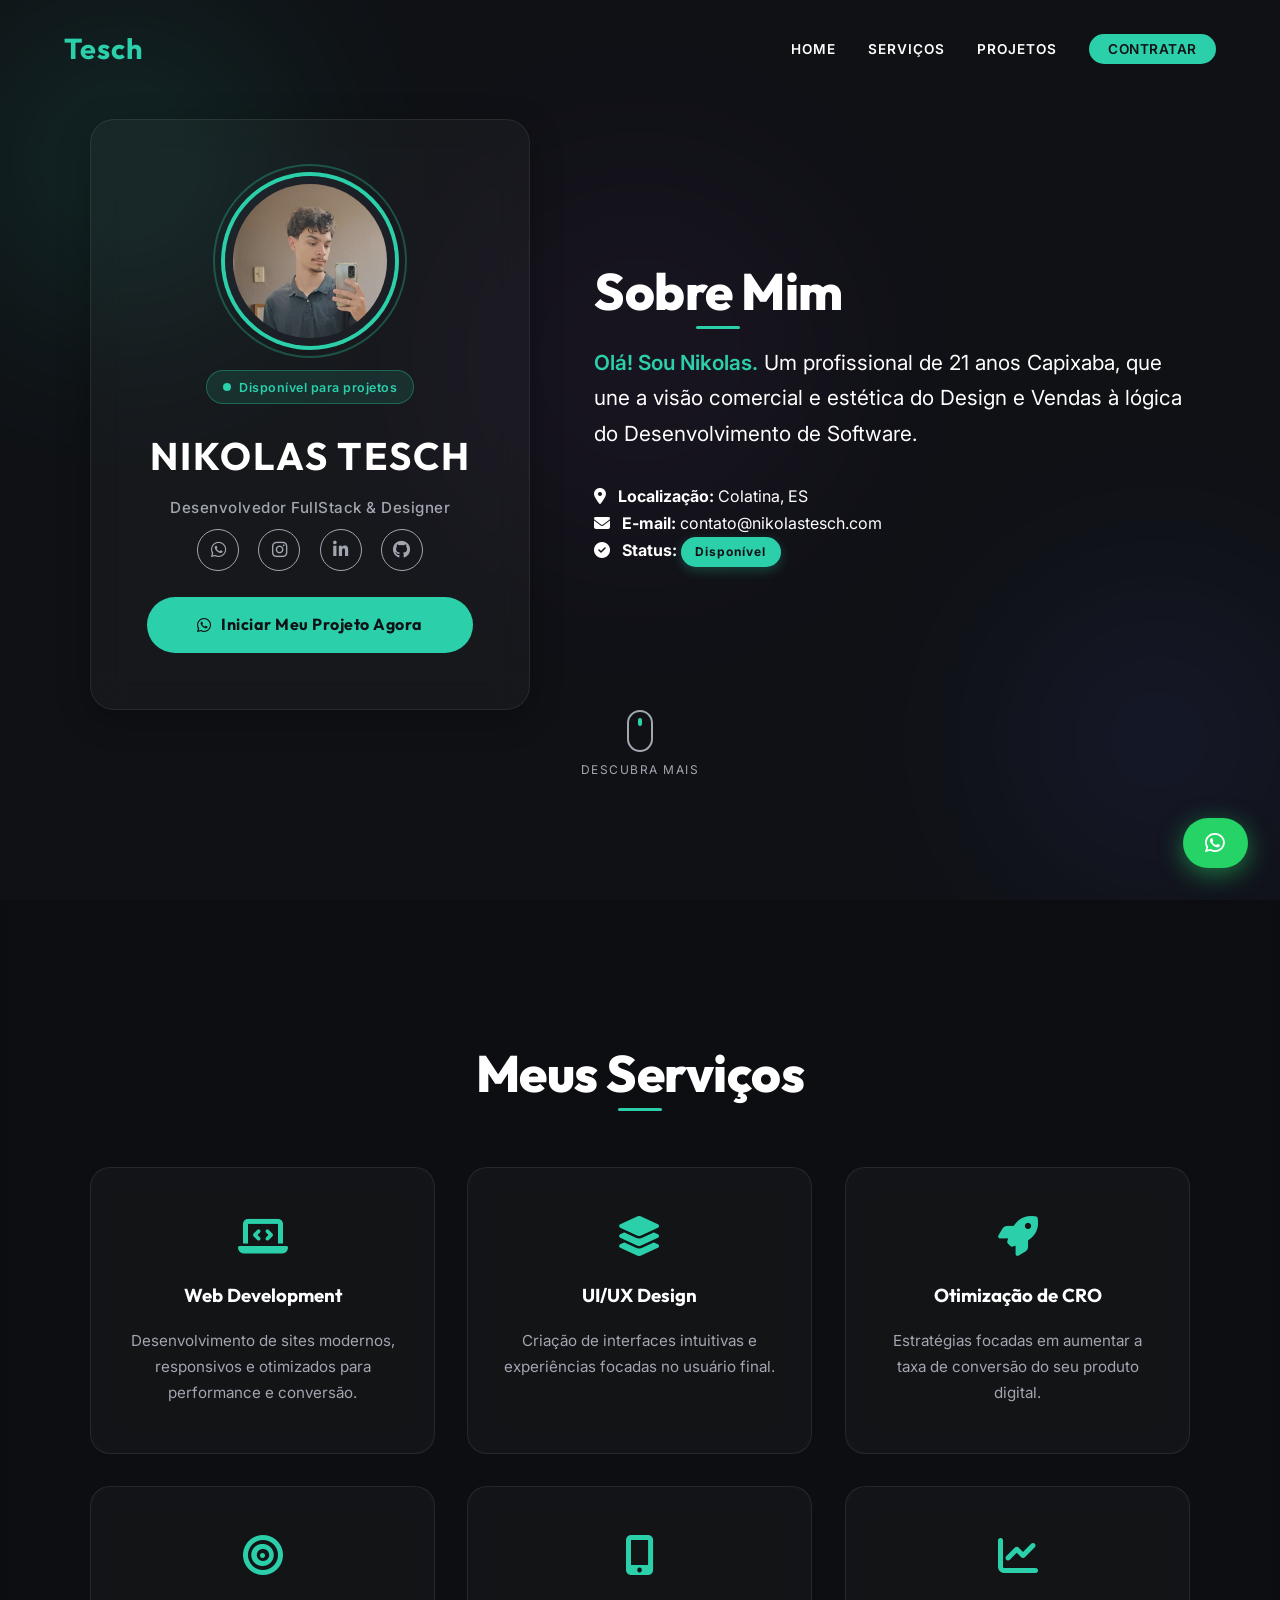
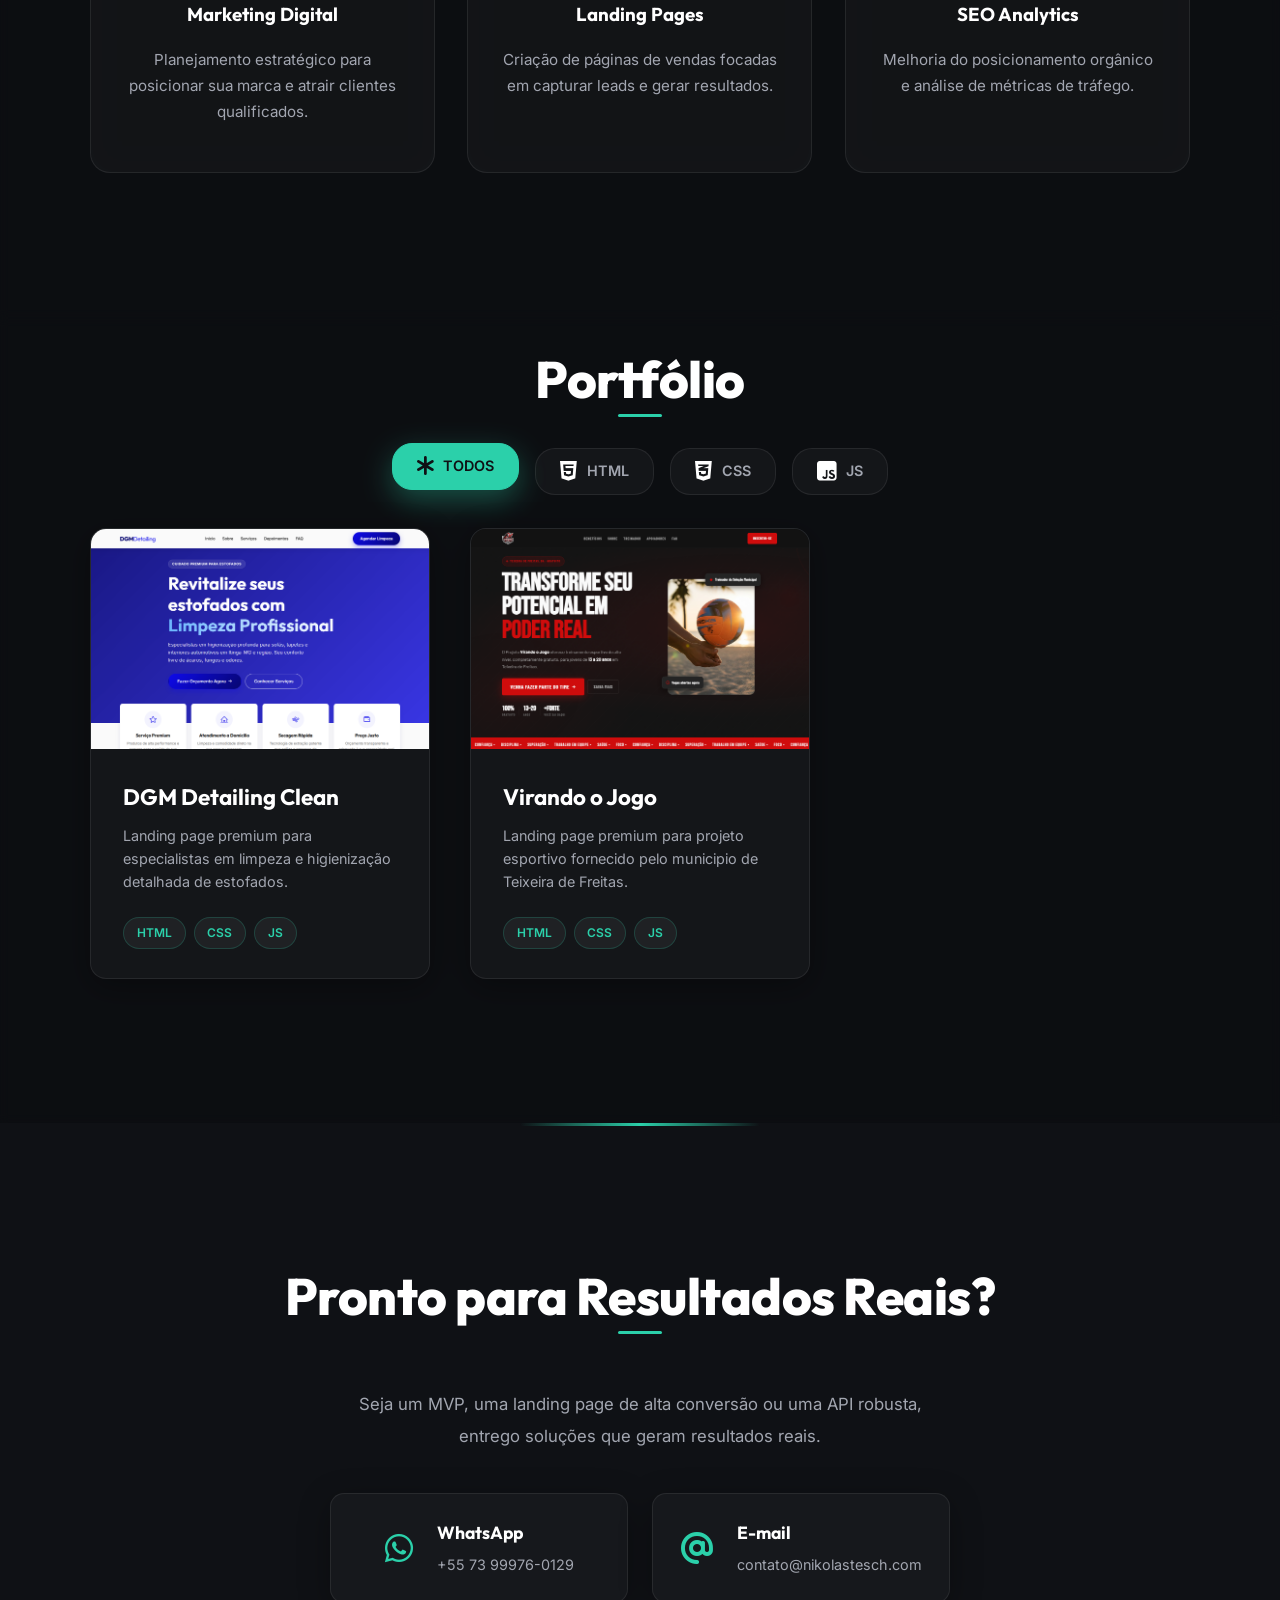
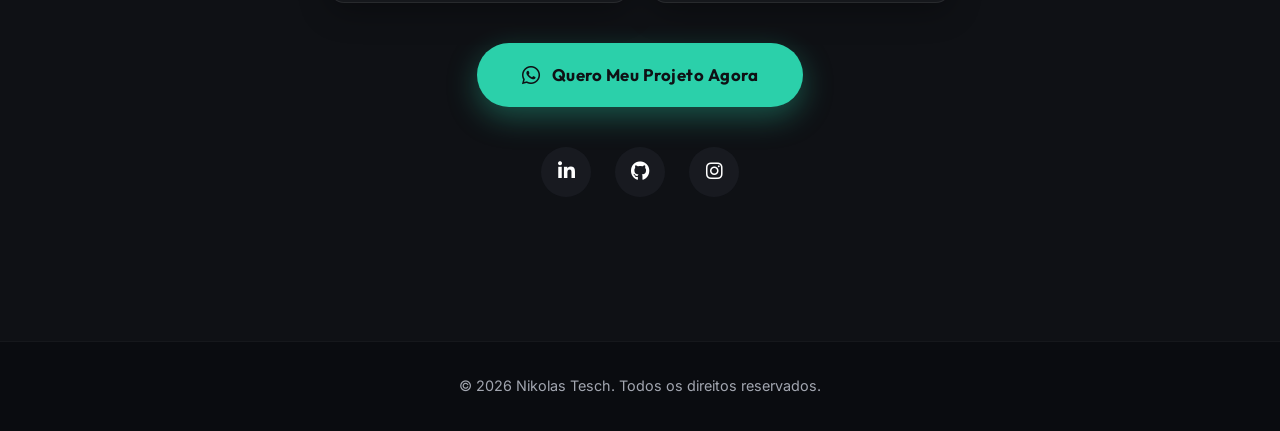
<file: index.html>
<!DOCTYPE html>
<html lang="pt-BR">
<head>
    <meta charset="UTF-8">
    <meta name="viewport" content="width=device-width, initial-scale=1.0">
    <meta name="description" content="Nikolas Tesch - Desenvolvedor FullStack. Explore meu portfólio, habilidades e informações de contato.">
    <meta name="keywords" content="Nikolas Tesch, Portfólio, Desenvolvedor FullStack, Software Engineer, Web Developer, Front-end, Back-end">
    <meta name="author" content="Nikolas Tesch">
    <meta property="og:title" content="Nikolas Tesch - Portfólio">
    <meta property="og:description" content="Portfólio pessoal de Nikolas Tesch, Desenvolvedor FullStack.">
    <meta property="og:type" content="website">
    <title>Nikolas Tesch - Portfólio</title>
    <link rel="preconnect" href="https://fonts.googleapis.com">
    <link rel="preconnect" href="https://fonts.gstatic.com" crossorigin>
    <link href="https://fonts.googleapis.com/css2?family=Inter:wght@300;400;500;600;700&family=Outfit:wght@400;500;600;700;800&display=swap" rel="stylesheet">
    <link rel="stylesheet" href="https://cdnjs.cloudflare.com/ajax/libs/font-awesome/6.4.0/css/all.min.css">
    <link rel="icon" type="image/svg+xml" href="data:image/svg+xml,<svg xmlns='http://www.w3.org/2000/svg' viewBox='0 0 100 100'><rect width='100' height='100' rx='20' fill='%232bd0aa'/><text x='50%' y='50%' dominant-baseline='central' text-anchor='middle' font-family='Outfit, sans-serif' font-size='60' font-weight='800' fill='%231a1c23'>T</text></svg>">
    <link rel="stylesheet" href="style.css">
</head>
<body>
    <!-- ===== ELEMENTOS DE FUNDO (GLASSMORPHISM) ===== -->
    <div class="bg-blobs" aria-hidden="true">
        <div class="blob blob-1"></div>
        <div class="blob blob-2"></div>
        <div class="blob blob-3"></div>
    </div>

    <!-- ===== BOTÃO WHATSAPP FLUTUANTE (Sticky) ===== -->
    <a href="https://wa.me/5573999760129?text=Ol%C3%A1%20Nikolas!%20Vi%20seu%20portf%C3%B3lio%20e%20gostaria%20de%20conversar%20sobre%20uma%20oportunidade%2Fprojeto."
       target="_blank"
       class="whatsapp-fab"
       aria-label="Falar no WhatsApp">
        <i class="fab fa-whatsapp" aria-hidden="true"></i>
    </a>

    <!-- ===== NAVBAR ===== -->
    <nav class="navbar" id="navbar">
        <a href="#home" class="logo">Tesch</a>
        <ul class="nav-links" id="nav-links">
            <li><a href="#home">Home</a></li>
            <li><a href="#services">Serviços</a></li>
            <li><a href="#portfolio">Projetos</a></li>
            <li><a href="#contact" class="nav-cta-link">Contratar</a></li>
        </ul>
        <div class="mobile-menu-btn" id="mobile-btn" aria-label="Toggle Navigation" aria-expanded="false">
            <i class="fas fa-bars"></i>
        </div>
    </nav>

    <!-- ===== HERO / INTRO SECTION ===== -->
    <header class="hero" id="home">
        <div class="container intro-container">
            <div class="intro-grid">
                <!-- Card de Perfil (Esquerda) -->
                <div class="profile-card fade-up">
                    <div class="profile-img-container">
                        <img src="assets/img/perfil.png" alt="Nikolas Tesch" class="profile-img">
                    </div>

                    <div class="availability-badge">
                        <span class="avail-dot"></span>
                        Disponível para projetos
                    </div>

                    <h1 class="profile-name">Nikolas Tesch</h1>
                    <p class="profile-title">Desenvolvedor FullStack &amp; Designer</p>

                    <div class="social-links">
                        <a href="https://wa.me/5573999760129?text=Ol%C3%A1%20Nikolas!%20Vi%20seu%20portf%C3%B3lio%20e%20gostaria%20de%20conversar%20sobre%20uma%20oportunidade%2Fprojeto." target="_blank" class="social-link" aria-label="WhatsApp"><i class="fab fa-whatsapp" aria-hidden="true"></i></a>
                        <a href="https://www.instagram.com/nikolas_tesch/" target="_blank" class="social-link" aria-label="Instagram"><i class="fab fa-instagram" aria-hidden="true"></i></a>
                        <a href="https://www.linkedin.com/in/nikolastesch/" target="_blank" class="social-link" aria-label="LinkedIn"><i class="fab fa-linkedin-in" aria-hidden="true"></i></a>
                        <a href="https://github.com/NikolasTesch" target="_blank" class="social-link" aria-label="GitHub"><i class="fab fa-github" aria-hidden="true"></i></a>
                    </div>

                    <a href="https://wa.me/5573999760129?text=Ol%C3%A1%20Nikolas!%20Quero%20iniciar%20um%20projeto%20com%20voc%C3%AA." target="_blank" class="hero-cta cta-pulse" id="hero-cta-btn" style="width: 100%; justify-content: center;">
                        <i class="fab fa-whatsapp" aria-hidden="true"></i>
                        Iniciar Meu Projeto Agora
                    </a>
                </div>

                <!-- Informações Sobre (Direita) -->
                <div class="intro-about fade-up" style="transition-delay: 0.2s;">
                    <h2 class="section-title" style="text-align: left; margin-bottom: 1.5rem;">Sobre Mim</h2>
                    <p class="about-text-content" style="font-size: 1.3rem;">
                        <span class="highlight">Olá! Sou Nikolas.</span> Um profissional de 21 anos Capixaba, que une a visão comercial e estética do Design e Vendas à lógica do Desenvolvimento de Software.
                    </p>
                    
                    <div class="personal-details-mini" style="margin-top: 2rem;">
                        <ul class="details-list-mini">
                            <li><strong><i class="fas fa-map-marker-alt" style="margin-right: 8px;"></i> Localização:</strong> Colatina, ES</li>
                            <li><strong><i class="fas fa-envelope" style="margin-right: 8px;"></i> E-mail:</strong> contato@nikolastesch.com</li>
                            <li><strong><i class="fas fa-check-circle" style="margin-right: 8px;"></i> Status:</strong> <span class="badge">Disponível</span></li>
                        </ul>
                    </div>

                    <!-- Stats de prova social inline -->
                    <!-- <div class="intro-trust-stats">
                        <div class="trust-stat">
                            <strong>+20</strong>
                            <span>Projetos entregues</span>
                        </div>
                        <div class="trust-stat-divider"></div>
                        <div class="trust-stat">
                            <strong>3+</strong>
                            <span>Anos de experiência</span>
                        </div>
                        <div class="trust-stat-divider"></div>
                        <div class="trust-stat">
                            <strong>100%</strong>
                            <span>Satisfação garantida</span>
                        </div>
                    </div> -->

                </div>
            </div>
        </div>

        <!-- Indicador de Scroll animado -->
        <div class="scroll-indicator" aria-hidden="true">
            <div class="scroll-mouse">
                <div class="scroll-wheel"></div>
            </div>
            <span>Descubra mais</span>
        </div>
    </header>

    <!-- ===== SERVIÇOS ===== -->
    <section class="section bg-alt" id="services">
        <div class="container">
            <div class="section-header fade-up">
                <h2 class="section-title">Meus Serviços</h2>
            </div>
            <div class="services-grid">
                <div class="service-card fade-up">
                    <i class="fas fa-laptop-code"></i>
                    <h3>Web Development</h3>
                    <p>Desenvolvimento de sites modernos, responsivos e otimizados para performance e conversão.</p>
                </div>
                <div class="service-card fade-up" style="transition-delay: 0.1s;">
                    <i class="fas fa-layer-group"></i>
                    <h3>UI/UX Design</h3>
                    <p>Criação de interfaces intuitivas e experiências focadas no usuário final.</p>
                </div>
                <div class="service-card fade-up" style="transition-delay: 0.2s;">
                    <i class="fas fa-rocket"></i>
                    <h3>Otimização de CRO</h3>
                    <p>Estratégias focadas em aumentar a taxa de conversão do seu produto digital.</p>
                </div>
                <div class="service-card fade-up" style="transition-delay: 0.3s;">
                    <i class="fas fa-bullseye"></i>
                    <h3>Marketing Digital</h3>
                    <p>Planejamento estratégico para posicionar sua marca e atrair clientes qualificados.</p>
                </div>
                <div class="service-card fade-up" style="transition-delay: 0.4s;">
                    <i class="fas fa-mobile-alt"></i>
                    <h3>Landing Pages</h3>
                    <p>Criação de páginas de vendas focadas em capturar leads e gerar resultados.</p>
                </div>
                <div class="service-card fade-up" style="transition-delay: 0.5s;">
                    <i class="fas fa-chart-line"></i>
                    <h3>SEO Analytics</h3>
                    <p>Melhoria do posicionamento orgânico e análise de métricas de tráfego.</p>
                </div>
            </div>
        </div>
    </section>

 

    <!-- ===== PORTFOLIO ===== -->
    <section class="section bg-alt" id="portfolio" style="padding-top: 2rem;">
        <div class="container">
            <div class="section-header fade-up" style="margin-bottom: 2.5rem;">
                <h2 class="section-title">Portfólio</h2>
            </div>

            <!-- 
                TEMPLATE PARA NOVAS TECNOLOGIAS (FILTROS)
                <div class="skill-item" data-filter="SLUG_DA_TECNOLOGIA">
                    <i class="ICONE_DE_FONTAWESOME" aria-hidden="true"></i>
                    <span>NOME_DA_TECNOLOGIA</span>
                </div>
            -->
            <div class="skills-grid fade-up">
                <div class="skill-item active" data-filter="all">
                    <i class="fas fa-asterisk" aria-hidden="true"></i>
                    <span>Todos</span>
                </div>
                <div class="skill-item" data-filter="html">
                    <i class="fab fa-html5" aria-hidden="true"></i>
                    <span>HTML</span>
                </div>
                <div class="skill-item" data-filter="css">
                    <i class="fab fa-css3-alt" aria-hidden="true"></i>
                    <span>CSS</span>
                </div>
                <div class="skill-item" data-filter="js">
                    <i class="fab fa-js-square" aria-hidden="true"></i>
                    <span>JS</span>
                </div>
            </div>

            <div class="portfolio-grid fade-up" id="portfolio-grid">
                <!-- 
                    TEMPLATE PARA ADIÇÃO DE NOVOS PROJETOS
                    <div class="portfolio-item" data-category="CATEGORIAS">
                        <div class="portfolio-img-wrapper">
                            <img src="CAMINHO_DA_IMAGEM" alt="DESCRICAO_ALT" class="portfolio-img">
                            <div class="portfolio-overlay">
                                <a href="URL_DO_PROJETO" target="_blank" class="portfolio-link"><i class="fas fa-link" aria-hidden="true"></i></a>
                            </div>
                        </div>
                        <div class="portfolio-content">
                            <h3 class="portfolio-title">TITULO_DO_PROJETO</h3>
                            <p class="portfolio-desc">UMA_BREVE_DESCRICAO</p>
                            <div class="portfolio-tags">
                                <span class="p-tag">TAG1</span>
                                <span class="p-tag">TAG2</span>
                            </div>
                        </div>
                    </div>
                -->

                <!-- Projeto 1: DGM Detailing Clean -->
                <div class="portfolio-item" data-category="html css js">
                    <div class="portfolio-img-wrapper">
                        <img src="assets/img/portfolio/dmgcleaningdetaling.png" alt="DGM Detailing Clean" class="portfolio-img">
                        <div class="portfolio-overlay">
                            <a href="https://dgmdetailingclean.vercel.app/" target="_blank" class="portfolio-link"><i class="fas fa-link" aria-hidden="true"></i></a>
                        </div>
                    </div>
                    <div class="portfolio-content">
                        <h3 class="portfolio-title">DGM Detailing Clean</h3>
                        <p class="portfolio-desc">Landing page premium para especialistas em limpeza e higienização detalhada de estofados.</p>
                        <div class="portfolio-tags">
                            <span class="p-tag">HTML</span>
                            <span class="p-tag">CSS</span>
                            <span class="p-tag">JS</span>
                        </div>
                    </div>
                </div>

                <!-- Projeto 2: Virando o Jogo -->
                <div class="portfolio-item" data-category="html css js">
                    <div class="portfolio-img-wrapper">
                        <img src="assets/img/portfolio/virandoojogo.png" alt="Virando o Jogo" class="portfolio-img">
                        <div class="portfolio-overlay">
                            <a href="https://virandoojogo.vercel.app/" target="_blank" class="portfolio-link"><i class="fas fa-link" aria-hidden="true"></i></a>
                        </div>
                    </div>
                    <div class="portfolio-content">
                        <h3 class="portfolio-title">Virando o Jogo</h3>
                        <p class="portfolio-desc">Landing page premium para projeto esportivo fornecido pelo municipio de Teixeira de Freitas.</p>
                        <div class="portfolio-tags">
                            <span class="p-tag">HTML</span>
                            <span class="p-tag">CSS</span>
                            <span class="p-tag">JS</span>
                        </div>
                    </div>
                </div>
            </div>
        </div>
    </section>


    <!-- ===== CONTATO — CTA final após prova social ===== -->
    <section class="section contact-section" id="contact">
        <div class="container">
            <div class="section-header fade-up">
                <h2 class="section-title">Pronto para Resultados Reais?</h2>
            </div>
            <div class="contact-content fade-up">
                <div class="contact-info">

                    <p class="contact-desc">
                        Seja um MVP, uma landing page de alta conversão ou uma API robusta, entrego soluções que geram resultados reais.
                    </p>

                    <div class="contact-methods" style="display: grid; grid-template-columns: 1fr 1fr; gap: 1.5rem;">
                        <a href="https://wa.me/5573999760129?text=Ol%C3%A1%20Nikolas!%20Vi%20seu%20portf%C3%B3lio%20e%20gostaria%20de%20conversar%20sobre%20uma%20oportunidade%2Fprojeto." target="_blank" class="contact-card whatsapp">
                            <i class="fab fa-whatsapp" aria-hidden="true"></i>
                            <div>
                                <h4>WhatsApp</h4>
                                <span>+55 73 99976-0129</span>
                            </div>
                        </a>
                        <a href="mailto:contato@nikolastesch.com" class="contact-card email">
                            <i class="fas fa-at" aria-hidden="true"></i>
                            <div>
                                <h4>E-mail</h4>
                                <span>contato@nikolastesch.com</span>
                            </div>
                        </a>
                    </div>

                    <!-- Botão de CTA final de alto contraste -->
                    <div class="contact-cta-final">
                        <a href="https://wa.me/5573999760129?text=Ol%C3%A1%20Nikolas!%20Vi%20seu%20portf%C3%B3lio%20e%20gostaria%20de%20iniciar%20um%20projeto."
                           target="_blank"
                           class="cta-final-btn cta-pulse">
                            <i class="fab fa-whatsapp" aria-hidden="true"></i>
                            Quero Meu Projeto Agora
                        </a>
                    </div>

                    <div class="contact-socials">
                        <a href="https://www.linkedin.com/in/nikolastesch/" target="_blank" class="social-btn" aria-label="LinkedIn"><i class="fab fa-linkedin-in" aria-hidden="true"></i></a>
                        <a href="https://github.com/NikolasTesch" target="_blank" class="social-btn" aria-label="GitHub"><i class="fab fa-github" aria-hidden="true"></i></a>
                        <a href="https://www.instagram.com/nikolas_tesch/" target="_blank" class="social-btn" aria-label="Instagram"><i class="fab fa-instagram" aria-hidden="true"></i></a>
                    </div>
                </div>
            </div>
        </div>
    </section>

    <!-- ===== FOOTER ===== -->
    <footer class="footer">
        <p>&copy; 2026 Nikolas Tesch. Todos os direitos reservados.</p>
    </footer>
    <script src="script.js"></script>
</body>
</html>
</file>
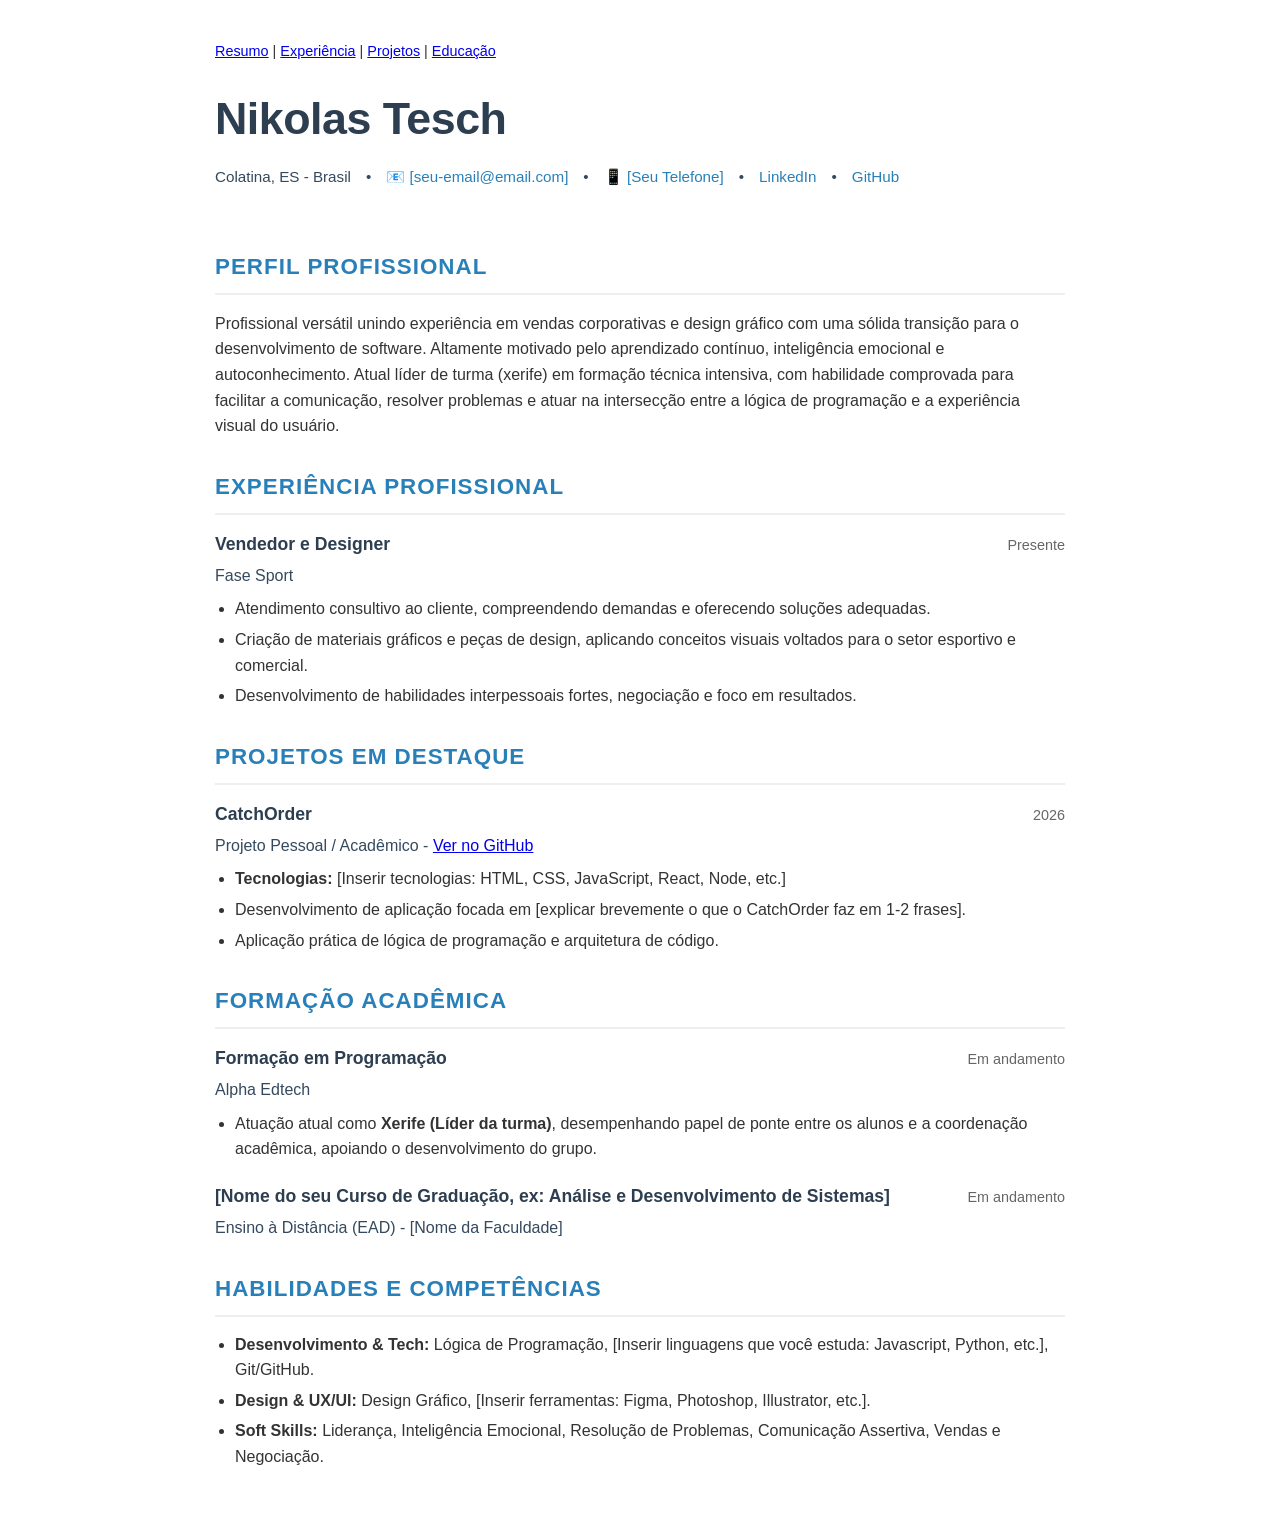
<file: assets/curriculo.html>
<!DOCTYPE html>
<html lang="pt-BR">
<head>
    <meta charset="UTF-8">
    <meta name="viewport" content="width=device-width, initial-scale=1.0">
    
    <meta name="description" content="Currículo de Nikolas Tesch. Desenvolvedor em formação, Designer e Profissional de Vendas.">
    <meta name="keywords" content="Desenvolvedor, Programador, Designer, Vendas, Liderança, HTML, CSS, JavaScript, Colatina, Espírito Santo">
    <meta name="author" content="Nikolas Tesch">
    <meta name="robots" content="index, follow">
    
    <title>Currículo - Nikolas Tesch</title>

    <style>
        /* Estilos otimizados para leitura em tela e impressão/PDF */
        :root {
            --primary-color: #2c3e50;
            --secondary-color: #34495e;
            --accent-color: #2980b9;
            --text-color: #333;
        }

        body {
            font-family: 'Segoe UI', Roboto, Helvetica, Arial, sans-serif;
            line-height: 1.6;
            color: var(--text-color);
            max-width: 850px;
            margin: 0 auto;
            padding: 40px 20px;
            background-color: #fff;
        }

        /* Oculta elementos de navegação na impressão */
        @media print {
            body { padding: 0; margin: 1.5cm; max-width: 100%; }
            .no-print { display: none !important; }
            a { text-decoration: none; color: var(--text-color); }
            /* Garante que o ATS não tenha problemas com quebras de página */
            section { page-break-inside: avoid; }
        }

        h1 {
            font-size: 2.8em;
            margin: 0 0 10px 0;
            color: var(--primary-color);
            letter-spacing: -0.5px;
        }

        h2 {
            font-size: 1.4em;
            color: var(--accent-color);
            border-bottom: 2px solid #eee;
            padding-bottom: 8px;
            margin-top: 30px;
            margin-bottom: 15px;
            text-transform: uppercase;
            letter-spacing: 1px;
        }

        .contact-info {
            display: flex;
            flex-wrap: wrap;
            gap: 15px;
            margin-bottom: 30px;
            font-size: 0.95em;
            color: var(--secondary-color);
        }

        .contact-info a {
            color: var(--accent-color);
            text-decoration: none;
        }

        .experience-item, .education-item {
            margin-bottom: 20px;
        }

        .item-header {
            display: flex;
            justify-content: space-between;
            align-items: baseline;
            margin-bottom: 5px;
        }

        .job-title, .degree {
            font-weight: 600;
            font-size: 1.1em;
            color: var(--primary-color);
        }

        .company, .institution {
            font-weight: 500;
            color: var(--secondary-color);
        }

        .date {
            font-size: 0.9em;
            color: #666;
            font-weight: 500;
        }

        ul {
            margin-top: 8px;
            padding-left: 20px;
        }

        li {
            margin-bottom: 5px;
        }

        /* Foto de perfil (Opcional) */
        .profile-container {
            display: flex;
            align-items: center;
            gap: 20px;
            margin-bottom: 30px;
        }
        
        .profile-img {
            width: 100px;
            height: 100px;
            border-radius: 50%;
            object-fit: cover;
            border: 3px solid #eee;
        }
    </style>
</head>
<body>

    <nav role="navigation" aria-label="Navegação rápida do currículo" class="no-print" style="margin-bottom: 20px; font-size: 0.9em;">
        <a href="#resumo">Resumo</a> | 
        <a href="#experiencia">Experiência</a> | 
        <a href="#projetos">Projetos</a> | 
        <a href="#educacao">Educação</a>
    </nav>

    <main role="main">
        <header role="banner">
            <div class="profile-container">
                <div>
                    <h1>Nikolas Tesch</h1>
                    <div class="contact-info">
                        <span aria-label="Localização">Colatina, ES - Brasil</span>
                        <span aria-hidden="true">•</span>
                        <a href="mailto:[seu-email@email.com]" aria-label="Email">📧 [seu-email@email.com]</a>
                        <span aria-hidden="true">•</span>
                        <a href="tel:+55[DDDNUMERO]" aria-label="Telefone">📱 [Seu Telefone]</a>
                        <span aria-hidden="true">•</span>
                        <a href="[Link do seu LinkedIn]" target="_blank" rel="noopener noreferrer">LinkedIn</a>
                        <span aria-hidden="true">•</span>
                        <a href="https://github.com/[seu-usuario]" target="_blank" rel="noopener noreferrer">GitHub</a>
                    </div>
                </div>
            </div>
        </header>

        <section id="resumo" aria-labelledby="resumo-title">
            <h2 id="resumo-title">Perfil Profissional</h2>
            <p>Profissional versátil unindo experiência em vendas corporativas e design gráfico com uma sólida transição para o desenvolvimento de software. Altamente motivado pelo aprendizado contínuo, inteligência emocional e autoconhecimento. Atual líder de turma (xerife) em formação técnica intensiva, com habilidade comprovada para facilitar a comunicação, resolver problemas e atuar na intersecção entre a lógica de programação e a experiência visual do usuário.</p>
        </section>

        <section id="experiencia" aria-labelledby="experiencia-title">
            <h2 id="experiencia-title">Experiência Profissional</h2>
            
            <article class="experience-item">
                <div class="item-header">
                    <span class="job-title">Vendedor e Designer</span>
                    <span class="date">Presente</span>
                </div>
                <div class="company">Fase Sport</div>
                <ul>
                    <li>Atendimento consultivo ao cliente, compreendendo demandas e oferecendo soluções adequadas.</li>
                    <li>Criação de materiais gráficos e peças de design, aplicando conceitos visuais voltados para o setor esportivo e comercial.</li>
                    <li>Desenvolvimento de habilidades interpessoais fortes, negociação e foco em resultados.</li>
                </ul>
            </article>
        </section>

        <section id="projetos" aria-labelledby="projetos-title">
            <h2 id="projetos-title">Projetos em Destaque</h2>
            
            <article class="experience-item">
                <div class="item-header">
                    <span class="job-title">CatchOrder</span>
                    <span class="date">2026</span>
                </div>
                <div class="company">Projeto Pessoal / Acadêmico - <a href="[Link completo do repositório no GitHub]">Ver no GitHub</a></div>
                <ul>
                    <li><strong>Tecnologias:</strong> [Inserir tecnologias: HTML, CSS, JavaScript, React, Node, etc.]</li>
                    <li>Desenvolvimento de aplicação focada em [explicar brevemente o que o CatchOrder faz em 1-2 frases].</li>
                    <li>Aplicação prática de lógica de programação e arquitetura de código.</li>
                </ul>
            </article>
        </section>

        <section id="educacao" aria-labelledby="educacao-title">
            <h2 id="educacao-title">Formação Acadêmica</h2>
            
            <article class="education-item">
                <div class="item-header">
                    <span class="degree">Formação em Programação</span>
                    <span class="date">Em andamento</span>
                </div>
                <div class="institution">Alpha Edtech</div>
                <ul>
                    <li>Atuação atual como <strong>Xerife (Líder da turma)</strong>, desempenhando papel de ponte entre os alunos e a coordenação acadêmica, apoiando o desenvolvimento do grupo.</li>
                </ul>
            </article>

            <article class="education-item">
                <div class="item-header">
                    <span class="degree">[Nome do seu Curso de Graduação, ex: Análise e Desenvolvimento de Sistemas]</span>
                    <span class="date">Em andamento</span>
                </div>
                <div class="institution">Ensino à Distância (EAD) - [Nome da Faculdade]</div>
            </article>
        </section>

        <section id="habilidades" aria-labelledby="habilidades-title">
            <h2 id="habilidades-title">Habilidades e Competências</h2>
            <ul>
                <li><strong>Desenvolvimento & Tech:</strong> Lógica de Programação, [Inserir linguagens que você estuda: Javascript, Python, etc.], Git/GitHub.</li>
                <li><strong>Design & UX/UI:</strong> Design Gráfico, [Inserir ferramentas: Figma, Photoshop, Illustrator, etc.].</li>
                <li><strong>Soft Skills:</strong> Liderança, Inteligência Emocional, Resolução de Problemas, Comunicação Assertiva, Vendas e Negociação.</li>
            </ul>
        </section>
    </main>

</body>
</html>
</file>
<file: style.css>
/* ============================================================
   VARIÁVEIS GLOBAIS
   ============================================================ */
:root {
    --bg-color-main: #0f1115;      /* Escurecido para destacar o vidro */
    --bg-color-alt: #0a0c10;
    --card-bg: rgba(39, 42, 51, 0.4); /* Base transparente para vidro */
    --accent-color: #2bd0aa;
    --accent-dark: #20a885;
    --text-primary: #ffffff;
    --text-secondary: #a2a6b0;
    --font-heading: 'Outfit', sans-serif;
    --font-body: 'Inter', sans-serif;
    --transition: all 0.4s cubic-bezier(0.25, 1, 0.5, 1);

    /* Glassmorphism Design Tokens */
    --glass-bg: rgba(255, 255, 255, 0.03);
    --glass-border: rgba(255, 255, 255, 0.08);
    --glass-blur: blur(16px);
    
    /* Sombras padronizadas */
    --shadow-card: 0 8px 32px rgba(0, 0, 0, 0.3);
    --shadow-card-hover: 0 20px 48px rgba(0, 0, 0, 0.5), 0 0 0 1px rgba(43, 208, 170, 0.15);
    --shadow-accent: 0 10px 30px rgba(43, 208, 170, 0.35);
}

/* ============================================================
   RESET E GLOBAIS
   ============================================================ */
* {
    margin: 0;
    padding: 0;
    box-sizing: border-box;
}

html {
    scroll-behavior: smooth;
    font-size: 16px;
}

body {
    font-family: var(--font-body);
    background-color: var(--bg-color-main);
    color: var(--text-primary);
    line-height: 1.7;
    overflow-x: hidden;
}

a {
    text-decoration: none;
    color: inherit;
}

ul {
    list-style: none;
}

/* ============================================================
   ELEMENTOS DE FUNDO (GLASSMORPHISM)
   ============================================================ */
.bg-blobs {
    position: fixed;
    top: 0;
    left: 0;
    width: 100%;
    height: 100%;
    z-index: -1;
    overflow: hidden;
    background-color: var(--bg-color-main);
}

.blob {
    position: absolute;
    width: 500px;
    height: 500px;
    background: radial-gradient(circle, var(--accent-color) 0%, transparent 70%);
    filter: blur(80px);
    opacity: 0.15;
    border-radius: 50%;
    animation: blobFloat 20s infinite alternate cubic-bezier(0.45, 0, 0.55, 1);
}

.blob-1 {
    top: -10%;
    left: -10%;
    background: radial-gradient(circle, var(--accent-color) 0%, transparent 70%);
}

.blob-2 {
    bottom: -10%;
    right: -10%;
    background: radial-gradient(circle, #4e54c8 0%, transparent 70%);
    animation-delay: -5s;
    animation-duration: 25s;
}

.blob-3 {
    top: 40%;
    left: 50%;
    transform: translate(-50%, -50%);
    background: radial-gradient(circle, #8e44ad 0%, transparent 70%);
    width: 600px;
    height: 600px;
    opacity: 0.1;
    animation-delay: -10s;
    animation-duration: 30s;
}

@keyframes blobFloat {
    0% { transform: translate(0, 0) scale(1); }
    33% { transform: translate(30px, -50px) scale(1.1); }
    66% { transform: translate(-20px, 20px) scale(0.9); }
    100% { transform: translate(0, 0) scale(1); }
}

/* ============================================================
   BOTÃO WHATSAPP FLUTUANTE (FAB)
   Sticky no canto inferior direito — otimizado para polegar
   ============================================================ */
.whatsapp-fab {
    position: fixed;
    bottom: 2rem;
    right: 2rem;
    z-index: 9000;
    display: flex;
    align-items: center;
    gap: 0.6rem;
    background-color: #25D366;
    color: #fff;
    padding: 0.85rem 1.4rem;
    border-radius: 50px;
    font-family: var(--font-heading);
    font-weight: 700;
    font-size: 0.95rem;
    box-shadow: 0 6px 24px rgba(37, 211, 102, 0.5);
    transition: var(--transition);
    /* Animação de entrada suave */
    animation: fabEntrance 0.8s 1.5s both;
}

@keyframes fabEntrance {
    from { opacity: 0; transform: translateY(30px) scale(0.8); }
    to   { opacity: 1; transform: translateY(0) scale(1); }
}

.whatsapp-fab i {
    font-size: 1.4rem;
}

.whatsapp-fab:hover {
    background-color: #1da851;
    transform: translateY(-4px) scale(1.04);
    box-shadow: 0 12px 32px rgba(37, 211, 102, 0.6);
}

/* Em mobile, colapsa a label para só o ícone (thumb-friendly) */
@media (max-width: 480px) {
    .whatsapp-fab {
        padding: 1rem;
        border-radius: 50%;
        width: 58px;
        height: 58px;
        justify-content: center;
        bottom: 1.5rem;
        right: 1.5rem;
    }
    .whatsapp-fab-label {
        display: none;
    }
}

/* ============================================================
   NAVBAR
   ============================================================ */
.navbar {
    position: fixed;
    top: 0;
    width: 100%;
    padding: 1.5rem 5%;
    display: flex;
    justify-content: space-between;
    align-items: center;
    z-index: 1000;
    transition: var(--transition);
}

.navbar.scrolled {
    background-color: rgba(26, 28, 35, 0.96);
    padding: 1rem 5%;
    box-shadow: 0 4px 24px rgba(0, 0, 0, 0.35);
    backdrop-filter: blur(12px);
    -webkit-backdrop-filter: blur(12px);
}

.logo {
    font-family: var(--font-heading);
    font-size: 1.8rem;
    font-weight: 700;
    color: var(--accent-color);
    letter-spacing: 1px;
    transition: var(--transition);
}

.logo:hover {
    transform: scale(1.05);
    text-shadow: 0 0 12px rgba(43, 208, 170, 0.5);
}

.nav-links {
    display: flex;
    gap: 2rem;
}

.nav-links a {
    font-size: 0.85rem;
    font-weight: 600;
    text-transform: uppercase;
    letter-spacing: 1px;
    color: var(--text-primary);
    transition: var(--transition);
    position: relative;
}

.nav-links a::after {
    content: '';
    position: absolute;
    width: 0;
    height: 2px;
    bottom: -4px;
    left: 0;
    background-color: var(--accent-color);
    transition: var(--transition);
}

.nav-links a:hover {
    color: var(--accent-color);
}

.nav-links a:hover::after {
    width: 100%;
}

/* "Contratar" na navbar — pill de CTA micro */
.nav-cta-link {
    background-color: var(--accent-color) !important;
    color: var(--bg-color-main) !important;
    padding: 0.45rem 1.2rem !important;
    border-radius: 50px !important;
    letter-spacing: 0.5px !important;
    transition: var(--transition) !important;
}

.nav-cta-link::after {
    display: none !important;
}

.nav-cta-link:hover {
    background-color: var(--accent-dark) !important;
    transform: translateY(-2px) !important;
    box-shadow: 0 6px 20px rgba(43, 208, 170, 0.4) !important;
}

.mobile-menu-btn {
    display: none;
    font-size: 1.5rem;
    cursor: pointer;
    color: var(--text-primary);
    transition: var(--transition);
}

/* ============================================================
   HERO SECTION
   ============================================================ */
.hero {
    position: relative;
    min-height: 100vh;
    display: flex;
    flex-direction: column;
    justify-content: center;
    padding: 100px 5%;
}

.intro-container {
    max-width: 1200px;
    margin: 0 auto;
    width: 100%;
}

.intro-grid {
    display: grid;
    grid-template-columns: 440px 1fr;
    gap: 4rem;
    align-items: center;
}

.profile-card {
    background: var(--glass-bg);
    backdrop-filter: var(--glass-blur);
    -webkit-backdrop-filter: var(--glass-blur);
    border: 1px solid var(--glass-border);
    border-radius: 24px;
    padding: 3.5rem;
    text-align: center;
    box-shadow: var(--shadow-card);
    animation: float 6s ease-in-out infinite;
    width: 100%;
    position: relative;
    z-index: 2;
    transition: var(--transition);
}

.intro-about {
    color: var(--text-primary);
}

.profile-card:hover {
    background: rgba(255, 255, 255, 0.05);
    border-color: rgba(43, 208, 170, 0.3);
    box-shadow: 0 32px 64px rgba(0, 0, 0, 0.4), 0 0 0 1px rgba(43, 208, 170, 0.2);
    transform: translateY(-5px);
}

@keyframes float {
    0%   { transform: translateY(0px); }
    50%  { transform: translateY(-12px); }
    100% { transform: translateY(0px); }
}

.profile-img-container {
    position: relative;
    width: 170px;
    height: 170px;
    margin: 0 auto 1.5rem;
    border-radius: 50%;
    padding: 8px;
    background: var(--card-bg);
    box-shadow: 0 0 0 4px var(--accent-color);
    transition: var(--transition);
}

.profile-img-container::before {
    content: '';
    position: absolute;
    top: -12px; right: -12px; bottom: -12px; left: -12px;
    border-radius: 50%;
    border: 2px solid rgba(43, 208, 170, 0.3);
    z-index: -1;
    transition: var(--transition);
}

.profile-card:hover .profile-img-container {
    box-shadow: 0 0 0 6px var(--accent-color);
}

.profile-card:hover .profile-img-container::before {
    transform: scale(1.08);
    border-color: var(--accent-color);
    box-shadow: 0 0 24px rgba(43, 208, 170, 0.2);
}

.profile-img {
    width: 100%;
    height: 100%;
    object-fit: cover;
    border-radius: 50%;
}

.profile-name {
    font-family: var(--font-heading);
    font-size: 2.4rem;
    font-weight: 700;
    letter-spacing: 2px;
    margin-bottom: 0.4rem;
    text-transform: uppercase;
}

/* Badge de disponibilidade (usado em detalhes pessoais) */
.badge {
    background-color: var(--accent-color);
    color: var(--bg-color-main);
    padding: 0.3rem 0.9rem;
    border-radius: 50px;
    font-weight: 700;
    font-size: 0.75rem;
    letter-spacing: 1px;
    box-shadow: 0 4px 12px rgba(43, 208, 170, 0.25);
    display: inline-flex;
    align-items: center;
}
.availability-badge {
    display: inline-flex;
    align-items: center;
    gap: 0.5rem;
    background-color: rgba(43, 208, 170, 0.12);
    border: 1px solid rgba(43, 208, 170, 0.35);
    color: var(--accent-color);
    font-size: 0.78rem;
    font-weight: 600;
    padding: 0.35rem 1rem;
    border-radius: 50px;
    letter-spacing: 0.5px;
    margin-bottom: 1.2rem;
}

.avail-dot {
    width: 8px;
    height: 8px;
    border-radius: 50%;
    background-color: var(--accent-color);
    flex-shrink: 0;
    animation: availPulse 2s ease-in-out infinite;
}

@keyframes availPulse {
    0%, 100% { box-shadow: 0 0 0 0 rgba(43, 208, 170, 0.7); }
    50%       { box-shadow: 0 0 0 6px rgba(43, 208, 170, 0); }
}

.profile-title {
    color: var(--text-secondary);
    font-size: 0.95rem;
    margin-bottom: 0.5rem;
    font-weight: 500;
    letter-spacing: 0.5px;
}

/* Tagline: proposta de valor em destaque */
.profile-tagline {
    color: var(--text-secondary);
    font-size: 0.88rem;
    margin-bottom: 1.8rem;
    font-style: italic;
    line-height: 1.5;
}

.social-links {
    display: flex;
    justify-content: center;
    gap: 1.2rem;
    margin-bottom: 1.6rem;
}

/* Stats Bar Especial para Sobre » Prova Visual */
.hero-stats-alt {
    display: flex;
    justify-content: space-around;
    padding: 2.5rem;
    background: var(--glass-bg);
    backdrop-filter: var(--glass-blur);
    border: 1px solid var(--glass-border);
    border-radius: 30px;
    box-shadow: var(--shadow-card);
    margin-top: 3rem;
}

.hero-stat-alt {
    text-align: center;
}

.stat-num-alt {
    display: block;
    font-size: 2.4rem;
    font-weight: 700;
    color: var(--accent-color);
    line-height: 1;
    margin-bottom: 0.5rem;
}

.stat-label-alt {
    font-size: 0.9rem;
    color: var(--text-secondary);
    text-transform: uppercase;
    letter-spacing: 1px;
}

.hero-stat-divider-alt {
    width: 1px;
    height: 60px;
    background: linear-gradient(to bottom, transparent, var(--glass-border), transparent);
}

.social-link {
    display: flex;
    align-items: center;
    justify-content: center;
    width: 42px;
    height: 42px;
    border-radius: 50%;
    border: 1.5px solid var(--text-secondary);
    color: var(--text-secondary);
    font-size: 1.1rem;
    transition: var(--transition);
}

.social-link:hover {
    background-color: var(--accent-color);
    color: var(--bg-color-main);
    border-color: var(--accent-color);
    transform: translateY(-4px);
    box-shadow: 0 8px 18px rgba(43, 208, 170, 0.3);
}

/* CTA Principal da Hero com Pulse */
.hero-cta {
    display: inline-flex;
    align-items: center;
    gap: 0.6rem;
    padding: 0.9rem 2.2rem;
    background-color: var(--accent-color);
    color: var(--bg-color-main);
    border-radius: 50px;
    font-family: var(--font-heading);
    font-weight: 700;
    font-size: 1rem;
    transition: var(--transition);
    letter-spacing: 0.5px;
}

.hero-cta:hover {
    background-color: var(--accent-dark);
    transform: translateY(-3px);
    box-shadow: var(--shadow-accent);
}

/* Animação de pulsação sutil para o CTA principal */
@keyframes ctaPulse {
    0%   { box-shadow: 0 0 0 0 rgba(43, 208, 170, 0.55); }
    70%  { box-shadow: 0 0 0 14px rgba(43, 208, 170, 0); }
    100% { box-shadow: 0 0 0 0 rgba(43, 208, 170, 0); }
}

.cta-pulse {
    animation: ctaPulse 2.2s ease-out infinite, float 6s ease-in-out infinite;
}

/* ---- Indicador de Scroll ---- */
.scroll-indicator {
    display: flex;
    flex-direction: column;
    align-items: center;
    gap: 0.5rem;
    color: var(--text-secondary);
    font-size: 0.75rem;
    letter-spacing: 1.5px;
    text-transform: uppercase;
    animation: fadeInUp 1s 1s both;
    z-index: 2;
}

@keyframes fadeInUp {
    from { opacity: 0; transform: translateY(10px); }
    to   { opacity: 1; transform: translateY(0); }
}

.scroll-mouse {
    width: 26px;
    height: 42px;
    border: 2px solid var(--text-secondary);
    border-radius: 13px;
    display: flex;
    justify-content: center;
    padding-top: 6px;
}

.scroll-wheel {
    width: 4px;
    height: 8px;
    background-color: var(--accent-color);
    border-radius: 2px;
    animation: scrollDown 1.8s ease-in-out infinite;
}

@keyframes scrollDown {
    0%   { transform: translateY(0); opacity: 1; }
    80%  { transform: translateY(14px); opacity: 0; }
    100% { transform: translateY(0); opacity: 0; }
}

/* ============================================================
   SEÇÕES — LAYOUT BASE
   Padding aumentado para mais whitespace e respiro visual
   ============================================================ */
.section {
    padding: 9rem 5%;
    background-color: transparent; /* Permite ver os blobs de fundo */
    position: relative;
    z-index: 1;
}

.section.bg-alt {
    background-color: rgba(0, 0, 0, 0.15);
    backdrop-filter: blur(4px);
}

.container {
    max-width: 1100px;
    margin: 0 auto;
}

/* Header de Seção */
.section-header {
    text-align: center;
    margin-bottom: 4rem; 
}



/* Títulos de seção — maior contraste tipográfico */
.section-title {
    font-family: var(--font-heading);
    font-size: 3.2rem;
    font-weight: 800;
    position: relative;
    display: inline-block;
    line-height: 1.15;
    letter-spacing: -0.5px;
}

/* Subtítulo da seção */
.section-subtitle {
    display: block;
    margin-top: 1.2rem;
    color: var(--text-secondary);
    font-size: 1.1rem;
    line-height: 1.7;
    max-width: 560px;
    margin-left: auto;
    margin-right: auto;
}

.section-title::after {
    content: '';
    position: absolute;
    width: 44px;
    height: 3px;
    background-color: var(--accent-color);
    bottom: -8px;
    left: 50%;
    transform: translateX(-50%);
    border-radius: 2px;
}

/* Textos de suporte com contraste reduzido — hierarquia clara */
.about-text {
    color: var(--text-secondary);
    text-align: center;
    max-width: 780px;
    margin: 0 auto 4.5rem;
    font-size: 1.1rem;         /* era 1.05rem */
    line-height: 1.9;
    font-weight: 400;
}

.highlight {
    color: var(--accent-color);
    font-weight: 600;
}




/* ============================================================
   SERVIÇOS
   ============================================================ */
.services-grid {
    display: grid;
    grid-template-columns: repeat(3, 1fr);
    gap: 2rem;
    margin-top: 1rem;
}

.service-card {
    background: var(--glass-bg);
    backdrop-filter: var(--glass-blur);
    border: 1px solid var(--glass-border);
    padding: 3rem 2rem;
    border-radius: 20px;
    text-align: center;
    transition: var(--transition);
}

.service-card i {
    font-size: 2.5rem;
    color: var(--accent-color);
    margin-bottom: 1.5rem;
    display: block;
}

.service-card h3 {
    margin-bottom: 1rem;
    font-family: var(--font-heading);
}

.service-card p {
    color: var(--text-secondary);
    font-size: 0.95rem;
}

.service-card:hover {
    background: rgba(43, 208, 170, 0.07);
    border-color: var(--accent-color);
    transform: translateY(-14px);
    box-shadow: 0 28px 56px rgba(0, 0, 0, 0.5), 0 0 0 1px rgba(43, 208, 170, 0.2);
}

/* ============================================================
   HABILIDADES DETALHADAS
   ============================================================ */


/* ============================================================
   WHY ME / POR QUE EU? (RESUMO)
   ============================================================ */


/* ============================================================
   SKILLS
   ============================================================ */
.skills-grid {
    display: flex;
    flex-wrap: wrap;
    align-items: center;
    justify-content: center;
    gap: 1rem;
    margin-top: 1.5rem;
}

.skill-item {
    background: var(--glass-bg);
    backdrop-filter: blur(8px);
    -webkit-backdrop-filter: blur(8px);
    border: 1px solid var(--glass-border);
    padding: 0.65rem 1.5rem;
    border-radius: 20px;
    display: flex;
    align-items: center;
    gap: 0.6rem;
    cursor: pointer;
    transition: var(--transition);
}

.skill-item i {
    font-size: 1.4rem;
    color: var(--text-primary);
    transition: var(--transition);
}

.skill-item span {
    font-size: 0.9rem;
    font-weight: 600;
    color: var(--text-secondary);
    transition: var(--transition);
    text-transform: uppercase;
}

.skill-item:hover,
.skill-item.active {
    background-color: var(--accent-color);
    box-shadow: var(--shadow-accent);
    transform: translateY(-5px);
    border-color: var(--accent-color);
}

.skill-item:hover i, .skill-item:hover span,
.skill-item.active i, .skill-item.active span {
    color: var(--bg-color-main);
}

/* ============================================================
   PORTFOLIO
   Card com efeito de lift (elevação) aprimorado no hover
   ============================================================ */
.portfolio-grid {
    display: grid;
    grid-template-columns: repeat(auto-fill, minmax(300px, 1fr));
    gap: 2.5rem;
    margin-top: 2rem;
}

.portfolio-item {
    background: var(--glass-bg);
    backdrop-filter: var(--glass-blur);
    -webkit-backdrop-filter: var(--glass-blur);
    border: 1px solid var(--glass-border);
    border-radius: 16px;
    overflow: hidden;
    box-shadow: var(--shadow-card);
    transition: var(--transition);
}

.portfolio-item:hover {
    transform: translateY(-14px);
    box-shadow: var(--shadow-card-hover);
    border-color: rgba(43, 208, 170, 0.25);
    background: rgba(255, 255, 255, 0.05);
}

.portfolio-img-wrapper {
    position: relative;
    width: 100%;
    height: 220px;
    overflow: hidden;
}

.portfolio-img {
    width: 100%;
    height: 100%;
    object-fit: cover;
    transition: transform 0.65s ease;
}

.portfolio-item:hover .portfolio-img {
    transform: scale(1.08);
}

.portfolio-overlay {
    position: absolute;
    top: 0; left: 0; right: 0; bottom: 0;
    background-color: rgba(43, 208, 170, 0.88);
    display: flex;
    justify-content: center;
    align-items: center;
    opacity: 0;
    transition: opacity 0.4s ease;
}

.portfolio-item:hover .portfolio-overlay {
    opacity: 1;
}

.portfolio-link {
    width: 52px;
    height: 52px;
    background-color: var(--bg-color-main);
    color: var(--accent-color);
    border-radius: 50%;
    display: flex;
    justify-content: center;
    align-items: center;
    font-size: 1.2rem;
    transform: translateY(20px);
    transition: transform 0.4s ease, background-color 0.3s ease, color 0.3s ease;
}

.portfolio-item:hover .portfolio-link {
    transform: translateY(0);
}

.portfolio-link:hover {
    background-color: #fff;
    color: var(--bg-color-main);
}

.portfolio-content {
    padding: 1.8rem 2rem;
}

.portfolio-title {
    font-family: var(--font-heading);
    font-size: 1.4rem;
    margin-bottom: 0.5rem;
    color: var(--text-primary);
}

.portfolio-desc {
    color: var(--text-secondary);
    font-size: 0.9rem;
    margin-bottom: 1.5rem;
    line-height: 1.6;
}

.portfolio-tags {
    display: flex;
    flex-wrap: wrap;
    gap: 0.5rem;
}

.p-tag {
    background-color: rgba(255, 255, 255, 0.05);
    color: var(--accent-color);
    font-size: 0.75rem;
    font-weight: 600;
    padding: 0.3rem 0.8rem;
    border-radius: 20px;
    border: 1px solid rgba(43, 208, 170, 0.2);
}

/* ============================================================
   DEPOIMENTOS (nova seção de prova social)
   ============================================================ */

/* Mini Social Proof Block (antes CTA final) */
.mini-social-proof {
    background: var(--glass-bg);
    border: 1px solid var(--glass-border);
    backdrop-filter: var(--glass-blur);
    border-radius: 16px;
    padding: 2rem;
    margin-bottom: 2rem;
    text-align: left;
    position: relative;
}

.mini-proof-item .fas.fa-star {
    color: #f5c518;
    font-size: 0.85rem;
    margin-right: 2px;
    margin-bottom: 0.75rem;
    display: inline-block;
}

.mini-proof-item p {
    color: var(--text-primary);
    font-size: 1rem;
    font-style: italic;
    line-height: 1.7;
    margin-bottom: 0.6rem;
}

.mini-proof-item cite {
    color: var(--accent-color);
    font-size: 0.85rem;
    font-weight: 600;
    font-style: normal;
}

/* Inline Trust Stats em Intro */
.intro-trust-stats {
    display: flex;
    gap: 2rem;
    margin-top: 2.5rem;
    padding: 1.5rem 2rem;
    background: var(--glass-bg);
    border: 1px solid var(--glass-border);
    backdrop-filter: var(--glass-blur);
    border-radius: 16px;
    align-items: center;
}

.trust-stat {
    display: flex;
    flex-direction: column;
    gap: 0.2rem;
}

.trust-stat strong {
    font-family: var(--font-heading);
    font-size: 1.6rem;
    font-weight: 800;
    color: var(--accent-color);
    line-height: 1;
}

.trust-stat span {
    font-size: 0.75rem;
    text-transform: uppercase;
    letter-spacing: 0.8px;
    color: var(--text-secondary);
}

.trust-stat-divider {
    width: 1px;
    height: 36px;
    background: var(--glass-border);
    flex-shrink: 0;
}


/* ============================================================
   CONTATO
   ============================================================ */
.contact-content {
    display: flex;
    justify-content: center;
    margin-top: 3rem;
}

.contact-info {
    width: 100%;
    max-width: 620px;
    text-align: center;
}

.contact-desc {
    color: var(--text-secondary);
    margin-bottom: 2.5rem;
    font-size: 1.05rem;
    line-height: 1.9;
}

.contact-methods {
    display: flex;
    flex-direction: column;
    gap: 1.5rem;
}

.contact-card {
    background: var(--glass-bg);
    backdrop-filter: var(--glass-blur);
    -webkit-backdrop-filter: var(--glass-blur);
    border: 1px solid var(--glass-border);
    display: flex;
    align-items: center;
    justify-content: center;
    gap: 1.5rem;
    padding: 1.5rem;
    border-radius: 14px;
    transition: var(--transition);
    text-align: left;
    box-shadow: var(--shadow-card);
}

.contact-card i {
    font-size: 2rem;
    color: var(--accent-color);
    transition: var(--transition);
}

.contact-card h4 {
    font-family: var(--font-heading);
    font-size: 1.1rem;
    margin-bottom: 0.2rem;
    color: var(--text-primary);
}

.contact-card span {
    color: var(--text-secondary);
    font-size: 0.9rem;
    transition: var(--transition);
}

.contact-card:hover {
    transform: translateY(-6px);
    border-color: var(--accent-color);
    box-shadow: 0 14px 30px rgba(0, 0, 0, 0.35);
}

.contact-card:hover.whatsapp i { color: #25D366; }
.contact-card:hover.email i   { color: #EA4335; }
.contact-card:hover span       { color: var(--accent-color); }

/* CTA Final de Alto Contraste */
.contact-cta-final {
    margin-top: 2.5rem;
    margin-bottom: 0.5rem;
    display: flex;
    flex-direction: column;
    align-items: center;
    gap: 1rem;
}

/* Nota de urgência abaixo do CTA */
.cta-urgency-note {
    font-size: 0.85rem;
    color: var(--text-secondary);
    display: flex;
    align-items: center;
    gap: 0.4rem;
}

.cta-urgency-note .fas {
    color: var(--accent-color);
}

.cta-final-btn {
    display: inline-flex;
    align-items: center;
    gap: 0.7rem;
    padding: 1.1rem 2.8rem;
    background-color: var(--accent-color);
    color: var(--bg-color-main);
    border-radius: 50px;
    font-family: var(--font-heading);
    font-weight: 700;
    font-size: 1.05rem;
    letter-spacing: 0.5px;
    transition: var(--transition);
    box-shadow: var(--shadow-accent);
}

.cta-final-btn i {
    font-size: 1.3rem;
}

.cta-final-btn:hover {
    background-color: var(--accent-dark);
    transform: translateY(-4px) scale(1.02);
    box-shadow: 0 16px 40px rgba(43, 208, 170, 0.45);
}

/* Redes Sociais no Contato */
.contact-socials {
    display: flex;
    justify-content: center;
    gap: 1.5rem;
    margin-top: 2.5rem;
}

.social-btn {
    width: 50px;
    height: 50px;
    border-radius: 50%;
    background-color: var(--card-bg);
    display: flex;
    justify-content: center;
    align-items: center;
    color: var(--text-primary);
    font-size: 1.2rem;
    transition: var(--transition);
    border: 1px solid transparent;
}

.social-btn:hover {
    background-color: var(--accent-color);
    color: var(--bg-color-main);
    transform: translateY(-5px);
    box-shadow: 0 10px 24px rgba(43, 208, 170, 0.3);
}

/* ============================================================
   FOOTER
   ============================================================ */
.footer {
    text-align: center;
    padding: 2rem 5%;
    background-color: var(--bg-color-alt);
    color: var(--text-secondary);
    font-size: 0.9rem;
    border-top: 1px solid rgba(255, 255, 255, 0.05);
}

/* Contact section visual frame — acento de topo em gradiente */
.contact-section {
    position: relative;
    overflow: hidden;
}

.contact-section::before {
    content: '';
    position: absolute;
    top: 0;
    left: 50%;
    transform: translateX(-50%);
    width: 240px;
    height: 3px;
    background: linear-gradient(90deg, transparent, var(--accent-color), transparent);
    border-radius: 2px;
}

/* ============================================================
   ANIMAÇÕES DE SCROLL (Fade Up)
   ============================================================ */
.fade-up {
    opacity: 0;
    transform: translateY(40px);
    transition: opacity 0.75s ease-out, transform 0.75s ease-out;
    will-change: opacity, transform;
}

.fade-up.visible {
    opacity: 1;
    transform: translateY(0);
}

/* ============================================================
   MEDIA QUERIES
   ============================================================ */
@media (max-width: 992px) {
    .intro-grid {
        grid-template-columns: 1fr;
        text-align: center;
        gap: 3rem;
    }
    
    .intro-about .section-title {
        text-align: center !important;
    }

    .hero-stats-alt {
        justify-content: center !important;
    }

    .services-grid {
        grid-template-columns: 1fr 1fr;
    }

    .section-title {
        font-size: 2.6rem;
    }
}

@media (max-width: 768px) {
    .nav-links {
        position: fixed;
        top: 0;
        right: -100%;
        width: 260px;
        height: 100vh;
        background: rgba(26, 28, 35, 0.98);
        backdrop-filter: blur(12px);
        flex-direction: column;
        justify-content: center;
        align-items: center;
        transition: var(--transition);
        box-shadow: -5px 0 24px rgba(0, 0, 0, 0.5);
    }

    .nav-links.active {
        right: 0;
    }

    .mobile-menu-btn {
        display: block;
        z-index: 1001;
    }



    .hero-stats-alt {
        flex-direction: row !important;
        flex-wrap: wrap;
        gap: 2rem !important;
    }

    .section {
        padding: 7rem 5%;
    }

    .section-title {
        font-size: 2.3rem;
    }
}

@media (max-width: 576px) {
    .intro-grid {
        gap: 2rem;
    }

    .hero-stats-alt {
        gap: 1.5rem !important;
    }

    .stat-num-alt {
        font-size: 1.5rem !important;
    }

    .services-grid {
        grid-template-columns: 1fr;
    }


    .section-title {
        font-size: 2rem;
    }

    /* Nav CTA no menu mobile — full width com destaque */
    .nav-cta-link {
        background-color: var(--accent-color) !important;
        padding: 0.7rem 2rem !important;
        border-radius: 50px !important;
        margin-top: 0.5rem;
    }
}
</file>
